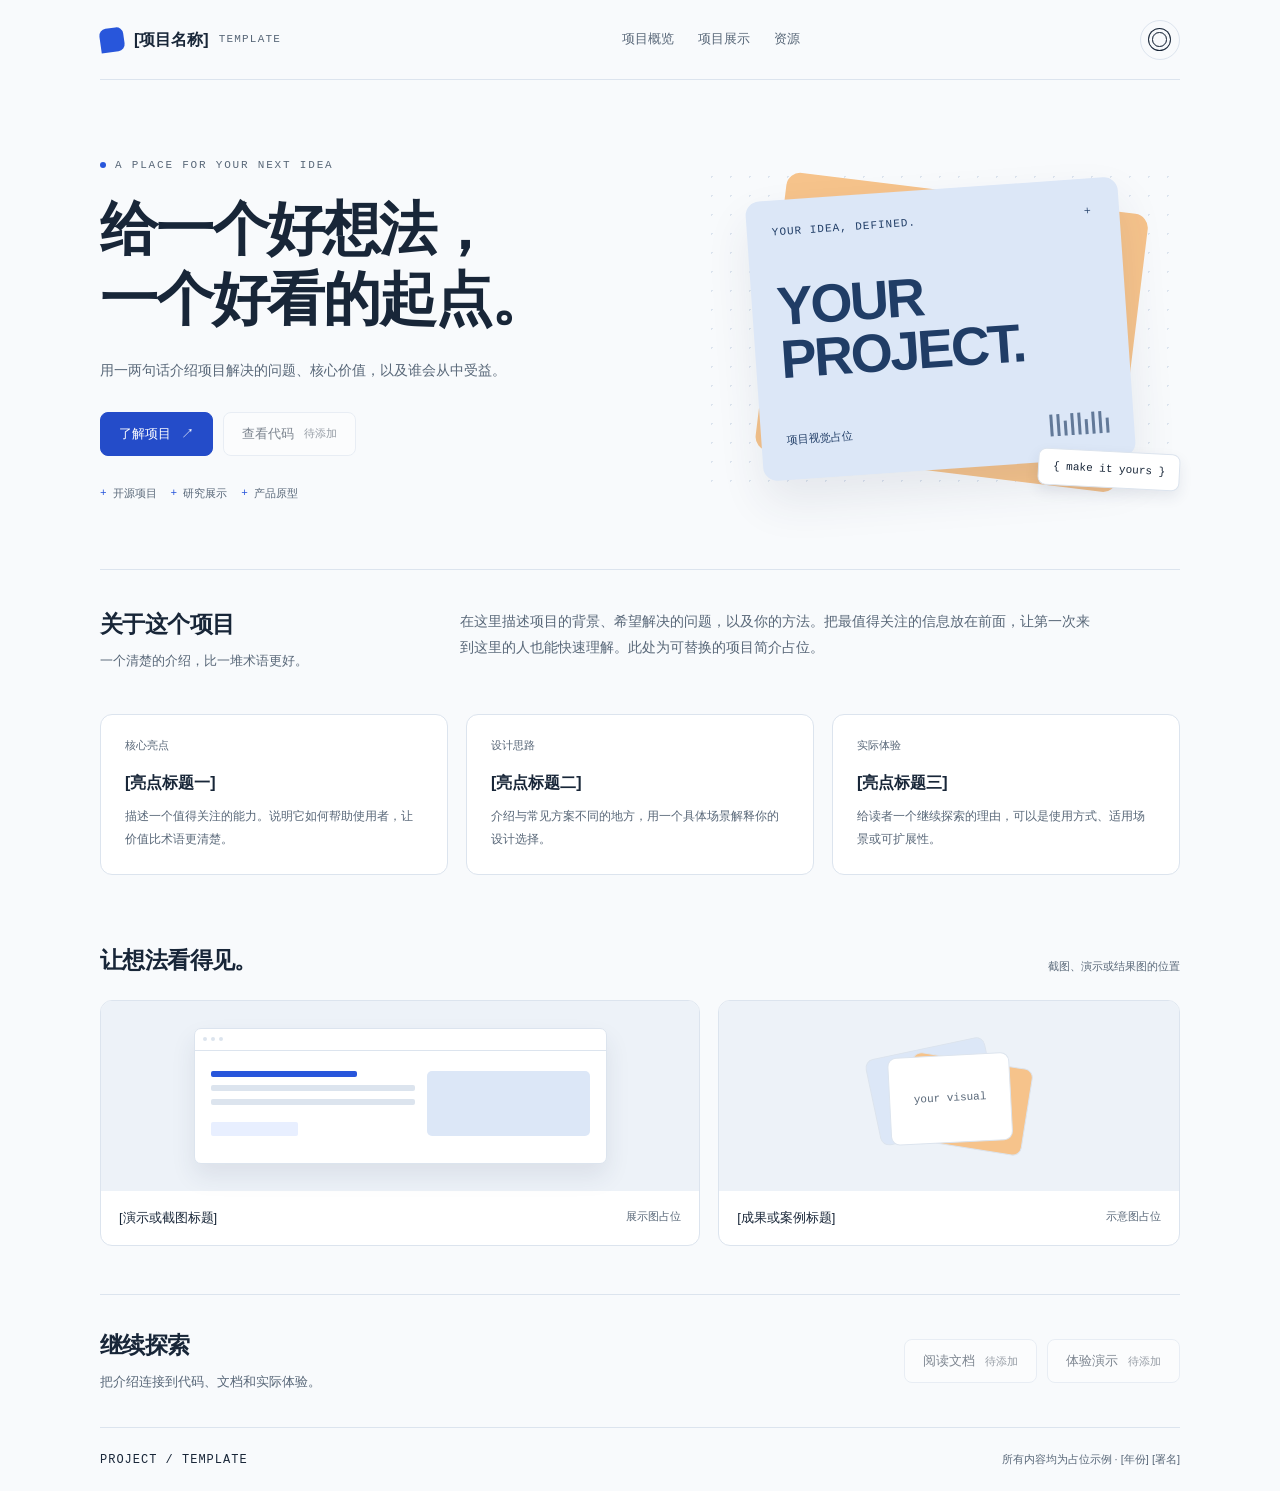
<file: index.html>
<!doctype html>
<html lang="zh-CN">
<head>
  <meta charset="utf-8">
  <meta name="viewport" content="width=device-width, initial-scale=1">
  <meta name="description" content="一个可定制的项目主页模板。全部内容为占位示例。">
  <meta name="color-scheme" content="light dark">
  <title>Project Page — 项目主页模板</title>
  <link rel="stylesheet" href="assets/styles.css">
  <style>body { margin: 0; } html { scroll-behavior: smooth; } @media (prefers-reduced-motion: reduce) { html { scroll-behavior: auto; } }</style>
  <script src="assets/config.js" defer></script>
  <script src="assets/main.js" defer></script>
</head>
<body>
  <!-- Design assumptions: a reusable public project page; every name, link and claim is a placeholder. -->
  <div class="pht-site" id="project-studio" data-theme="system">
    <div class="pht-wrap">
      <header class="pht-nav">
        <a class="pht-brand" href="#studio-home" aria-label="回到首页"><span class="pht-brand-mark" aria-hidden="true"></span><span data-text="name">[项目名称]</span><small>TEMPLATE</small></a>
        <nav class="pht-nav-links" aria-label="页面导航" id="studio-menu" data-menu data-open="false">
          <a href="#studio-about">项目概览</a><a href="#studio-showcase">项目展示</a><a href="#studio-resources">资源</a>
        </nav>
        <div class="pht-nav-actions">
          <button class="pht-icon-button cursor-interaction" type="button" data-theme-toggle aria-label="切换外观" aria-pressed="false"><span class="pht-sun" aria-hidden="true"></span></button>
          <button class="pht-icon-button pht-menu-button cursor-interaction" type="button" data-menu-toggle aria-label="展开页面导航" aria-expanded="false" aria-controls="studio-menu"><span class="pht-menu-lines" aria-hidden="true"></span></button>
        </div>
      </header>
      <main id="studio-home">
        <section class="pht-hero" aria-labelledby="studio-title">
          <div>
            <div class="pht-kicker">A place for your next idea</div>
            <h1 id="studio-title" data-text="tagline">给一个好想法，
一个好看的起点。</h1>
            <p class="pht-description" data-text="description">用一两句话介绍项目解决的问题、核心价值，以及谁会从中受益。</p>
            <div class="pht-buttons"><a class="pht-button pht-button-primary cursor-interaction" href="#studio-about">了解项目 <span aria-hidden="true">↗</span></a><a class="pht-button cursor-interaction" data-link="repository" aria-disabled="true">查看代码 <span class="pht-pending">待添加</span></a></div>
            <div class="pht-tags"><span>开源项目</span><span>研究展示</span><span>产品原型</span></div>
          </div>
          <div class="pht-cover-stage" role="img" aria-label="项目封面的抽象占位图，没有真实项目内容">
            <div class="pht-cover-grid" aria-hidden="true"></div><div class="pht-cover-back" aria-hidden="true"></div>
            <div class="pht-cover"><div class="pht-cover-head"><span>YOUR IDEA, DEFINED.</span><span>＋</span></div><div class="pht-cover-title">YOUR<br>PROJECT.</div><div class="pht-cover-foot"><span>项目视觉占位</span><span class="pht-cover-lines" aria-hidden="true"><b></b><b></b><b></b><b></b><b></b><b></b><b></b><b></b><b></b></span></div></div>
            <div class="pht-floating-tag">{ make it yours }</div>
          </div>
        </section>
        <section class="pht-overview" id="studio-about" aria-labelledby="studio-about-title"><div><h2 class="pht-section-heading" id="studio-about-title">关于这个项目</h2><div class="pht-section-note">一个清楚的介绍，比一堆术语更好。</div></div><p>在这里描述项目的背景、希望解决的问题，以及你的方法。把最值得关注的信息放在前面，让第一次来到这里的人也能快速理解。此处为可替换的项目简介占位。</p></section>
        <section class="pht-features" aria-label="项目亮点占位">
          <article class="pht-feature" data-feature><div class="pht-feature-label" data-feature-label>核心亮点</div><h3 data-feature-title>[亮点标题一]</h3><p data-feature-description>描述一个值得关注的能力。说明它如何帮助使用者，让价值比术语更清楚。</p></article>
          <article class="pht-feature" data-feature><div class="pht-feature-label" data-feature-label>设计思路</div><h3 data-feature-title>[亮点标题二]</h3><p data-feature-description>介绍与常见方案不同的地方，用一个具体场景解释你的设计选择。</p></article>
          <article class="pht-feature" data-feature><div class="pht-feature-label" data-feature-label>实际体验</div><h3 data-feature-title>[亮点标题三]</h3><p data-feature-description>给读者一个继续探索的理由，可以是使用方式、适用场景或可扩展性。</p></article>
        </section>
        <section id="studio-showcase" aria-labelledby="studio-showcase-title">
          <div class="pht-section-top"><h2 class="pht-section-heading" id="studio-showcase-title">让想法看得见。</h2><span class="pht-caption">截图、演示或结果图的位置</span></div>
          <div class="pht-showcase">
            <figure class="pht-example" style="margin:0"><div class="pht-example-visual" role="img" aria-label="界面截图占位"><div class="pht-mini-window" aria-hidden="true"><div class="pht-mini-top"><b></b><b></b><b></b></div><div class="pht-mini-content"><div class="pht-mini-text"><b></b><b></b><b></b><b></b></div><div class="pht-mini-image"></div></div></div></div><figcaption class="pht-example-caption"><span>[演示或截图标题]</span><span>展示图占位</span></figcaption></figure>
            <figure class="pht-example" style="margin:0"><div class="pht-example-visual" role="img" aria-label="概念示意图占位"><div class="pht-layer" aria-hidden="true"></div><div class="pht-layer" aria-hidden="true"></div><div class="pht-layer">your visual</div></div><figcaption class="pht-example-caption"><span>[成果或案例标题]</span><span>示意图占位</span></figcaption></figure>
          </div>
        </section>
        <section class="pht-resources" id="studio-resources" aria-labelledby="studio-resources-title"><div><h2 class="pht-section-heading" id="studio-resources-title">继续探索</h2><div class="pht-section-note">把介绍连接到代码、文档和实际体验。</div></div><div class="pht-resource-links"><a class="pht-button cursor-interaction" data-link="documentation" aria-disabled="true">阅读文档 <span class="pht-pending">待添加</span></a><a class="pht-button cursor-interaction" data-link="demo" aria-disabled="true">体验演示 <span class="pht-pending">待添加</span></a></div></section>
      </main>
      <footer class="pht-footer"><span class="pht-footer-brand">PROJECT / TEMPLATE</span><span>所有内容均为占位示例 · [年份] [署名]</span></footer>
    </div>
  </div>
</body>
</html>
</file>
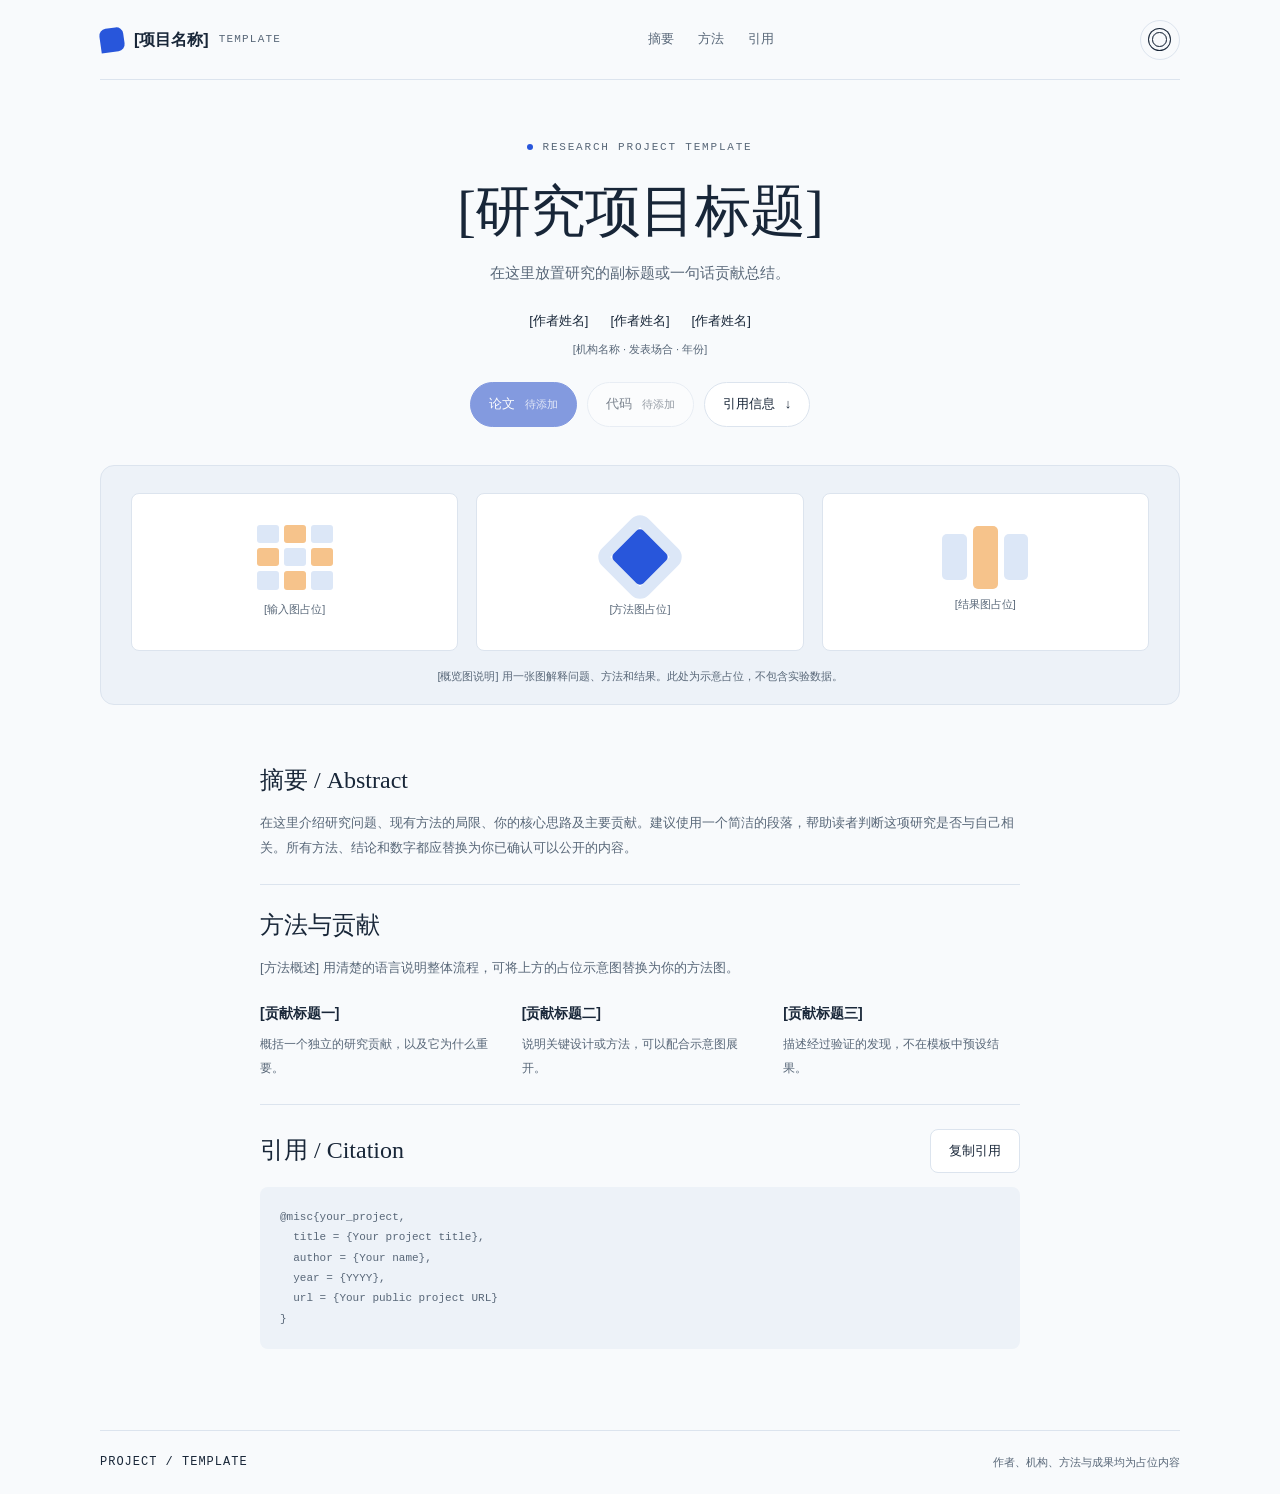
<file: research.html>
<!doctype html>
<html lang="zh-CN">
<head>
  <meta charset="utf-8">
  <meta name="viewport" content="width=device-width, initial-scale=1">
  <meta name="description" content="一个可定制的研究项目主页模板。作者、机构、成果和引用均为占位示例。">
  <meta name="color-scheme" content="light dark">
  <title>Project Page — 研究展示模板</title>
  <link rel="stylesheet" href="assets/styles.css">
  <style>body { margin: 0; } html { scroll-behavior: smooth; } @media (prefers-reduced-motion: reduce) { html { scroll-behavior: auto; } }</style>
  <script src="assets/config.js" defer></script>
  <script src="assets/main.js" defer></script>
</head>
<body>
  <!-- A research presentation variant with explicit author, affiliation, result and citation placeholders. -->
  <div class="pht-site pht-research" id="project-research" data-theme="system">
    <div class="pht-wrap">
      <header class="pht-nav">
        <a class="pht-brand" href="#research-home" aria-label="回到首页"><span class="pht-brand-mark" aria-hidden="true"></span><span data-text="name">[项目名称]</span><small>TEMPLATE</small></a>
        <nav class="pht-nav-links" aria-label="页面导航" id="research-menu" data-menu data-open="false"><a href="#research-abstract">摘要</a><a href="#research-method">方法</a><a href="#research-citation">引用</a></nav>
        <div class="pht-nav-actions"><button class="pht-icon-button cursor-interaction" type="button" data-theme-toggle aria-label="切换外观" aria-pressed="false"><span class="pht-sun" aria-hidden="true"></span></button><button class="pht-icon-button pht-menu-button cursor-interaction" type="button" data-menu-toggle aria-label="展开页面导航" aria-expanded="false" aria-controls="research-menu"><span class="pht-menu-lines" aria-hidden="true"></span></button></div>
      </header>
      <main id="research-home">
        <section class="pht-research-hero" aria-labelledby="research-title"><div class="pht-kicker">Research project template</div><h1 id="research-title" data-text="researchTitle">[研究项目标题]</h1><p class="pht-research-subtitle" data-text="researchSubtitle">在这里放置研究的副标题或一句话贡献总结。</p><div class="pht-authors"><span data-author>[作者姓名]</span><span data-author>[作者姓名]</span><span data-author>[作者姓名]</span></div><div class="pht-affiliation" data-text="affiliation">[机构名称 · 发表场合 · 年份]</div><div class="pht-buttons"><a class="pht-button pht-button-primary cursor-interaction" data-link="paper" aria-disabled="true">论文 <span class="pht-pending">待添加</span></a><a class="pht-button cursor-interaction" data-link="repository" aria-disabled="true">代码 <span class="pht-pending">待添加</span></a><a class="pht-button cursor-interaction" href="#research-citation">引用信息 <span aria-hidden="true">↓</span></a></div></section>
        <figure class="pht-research-preview"><div class="pht-triptych"><div class="pht-triptych-panel"><div class="pht-input-grid" aria-hidden="true"><b></b><b></b><b></b><b></b><b></b><b></b><b></b><b></b><b></b></div><small>[输入图占位]</small></div><div class="pht-triptych-panel"><div class="pht-method-shape" aria-hidden="true"></div><small>[方法图占位]</small></div><div class="pht-triptych-panel"><div class="pht-output-shape" aria-hidden="true"><b></b><b></b><b></b></div><small>[结果图占位]</small></div></div><figcaption class="pht-preview-caption">[概览图说明] 用一张图解释问题、方法和结果。此处为示意占位，不包含实验数据。</figcaption></figure>
        <div class="pht-research-body">
          <section class="pht-paper-section" id="research-abstract" aria-labelledby="research-abstract-title"><h2 id="research-abstract-title">摘要 / Abstract</h2><p>在这里介绍研究问题、现有方法的局限、你的核心思路及主要贡献。建议使用一个简洁的段落，帮助读者判断这项研究是否与自己相关。所有方法、结论和数字都应替换为你已确认可以公开的内容。</p></section>
          <section class="pht-paper-section" id="research-method" aria-labelledby="research-method-title"><h2 id="research-method-title">方法与贡献</h2><p>[方法概述] 用清楚的语言说明整体流程，可将上方的占位示意图替换为你的方法图。</p><div class="pht-contributions"><article><h3>[贡献标题一]</h3><p>概括一个独立的研究贡献，以及它为什么重要。</p></article><article><h3>[贡献标题二]</h3><p>说明关键设计或方法，可以配合示意图展开。</p></article><article><h3>[贡献标题三]</h3><p>描述经过验证的发现，不在模板中预设结果。</p></article></div></section>
          <section class="pht-paper-section" id="research-citation" aria-labelledby="research-citation-title"><div class="pht-citation-heading"><h2 id="research-citation-title">引用 / Citation</h2><button class="pht-button cursor-interaction" type="button" data-copy-citation>复制引用</button></div><pre class="pht-citation" data-citation>@misc{your_project,
  title = {Your project title},
  author = {Your name},
  year = {YYYY},
  url = {Your public project URL}
}</pre><div class="pht-copy-status" data-copy-status aria-live="polite"></div></section>
        </div>
      </main>
      <footer class="pht-footer"><span class="pht-footer-brand">PROJECT / TEMPLATE</span><span>作者、机构、方法与成果均为占位内容</span></footer>
    </div>
  </div>
</body>
</html>
</file>
<file: assets/styles.css>
/* Product-scoped tokens. System appearance is the default; the switch provides a local override. */
.pht-site {
  color-scheme: light dark;
  --pht-bg: light-dark(#f8fafc, #101722);
  --pht-surface: light-dark(#ffffff, #192331);
  --pht-ink: light-dark(#182638, #edf3fb);
  --pht-muted: light-dark(#586778, #a9b8cb);
  --pht-line: light-dark(#dce4ee, #344255);
  --pht-soft: light-dark(#edf2f8, #202c3c);
  --pht-accent: light-dark(#2856db, #91adff);
  --pht-accent-soft: light-dark(#e8efff, #273955);
  --pht-button: light-dark(#244cc9, #a9beff);
  --pht-on-button: light-dark(#ffffff, #142748);
  --pht-cover: light-dark(#dce7f7, #253852);
  --pht-cover-ink: light-dark(#203d66, #dceaff);
  --pht-warm: light-dark(#f6c38b, #bb9369);
  --pht-shadow: light-dark(#28385218, #00000035);
  font-family: 'Segoe UI', 'PingFang SC', 'Microsoft YaHei', sans-serif;
  font-size: 15px;
  line-height: 1.7;
  color: var(--pht-ink);
  background: var(--pht-bg);
  text-align: left;
  overflow-wrap: break-word;
  width: 100%;
  min-width: 0;
}
.pht-site[data-theme="light"] { color-scheme: light; }
.pht-site[data-theme="dark"] { color-scheme: dark; }
.pht-site *, .pht-site *::before, .pht-site *::after { box-sizing: border-box; }
.pht-site [hidden] { display: none !important; }
.pht-site h1, .pht-site h2, .pht-site h3, .pht-site p { margin: 0; color: inherit; }
.pht-site button, .pht-site a, .pht-site summary { -webkit-tap-highlight-color: transparent; }
.pht-site button { font: inherit; }
.pht-site a { color: inherit; text-decoration: none; }
.pht-site a:focus-visible, .pht-site button:focus-visible, .pht-site summary:focus-visible {
  outline: 3px solid var(--pht-accent); outline-offset: 5px;
}
.pht-site .pht-wrap { width: min(100% - 80px, 1080px); margin: 0 auto; }
.pht-site .pht-nav { min-height: 80px; display: flex; align-items: center; justify-content: space-between; gap: 20px; border-bottom: 1px solid var(--pht-line); }
.pht-site .pht-brand { display: flex; align-items: center; gap: 10px; font-size: 16px; font-weight: 600; white-space: nowrap; }
.pht-site .pht-brand-mark { width: 24px; height: 24px; border-radius: 7px 7px 7px 0; background: var(--pht-accent); transform: rotate(-8deg); display: block; }
.pht-site .pht-brand small { font: 11px/1.3 'Cascadia Code', Consolas, monospace; letter-spacing: 1.2px; color: var(--pht-muted); }
.pht-site .pht-nav-links { display: flex; align-items: center; gap: 24px; color: var(--pht-muted); font-size: 13px; }
.pht-site .pht-nav-links a:hover { color: var(--pht-accent); }
.pht-site .pht-nav-actions { display: flex; align-items: center; gap: 10px; }
.pht-site .pht-icon-button { width: 40px; height: 40px; display: grid; place-items: center; background: transparent; border: 1px solid var(--pht-line); border-radius: 50%; color: var(--pht-ink); }
.pht-site .pht-sun { width: 15px; height: 15px; border: 1.7px solid currentColor; border-radius: 50%; box-shadow: 0 0 0 3px var(--pht-bg), 0 0 0 4px currentColor; }
.pht-site [data-dark="true"] .pht-sun { border: 0; box-shadow: -4px 3px 0 0 currentColor; transform: translate(2px, -2px); }
.pht-site .pht-menu-button { display: none; }
.pht-site .pht-menu-lines { width: 17px; height: 10px; border-top: 1.5px solid currentColor; border-bottom: 1.5px solid currentColor; }
.pht-site .pht-kicker { display: flex; align-items: center; gap: 9px; font-family: 'Cascadia Code', Consolas, monospace; font-size: 11px; letter-spacing: 1.8px; color: var(--pht-muted); text-transform: uppercase; }
.pht-site .pht-kicker::before { content: ''; height: 6px; width: 6px; border-radius: 50%; background: var(--pht-accent); flex: 0 0 auto; }
.pht-site .pht-hero { display: grid; grid-template-columns: 1.08fr .92fr; gap: 40px; padding: 76px 0 66px; align-items: center; }
.pht-site .pht-hero h1 { white-space: pre-line; font-size: clamp(32px, 4.7vw, 58px); font-weight: 600; letter-spacing: -2.2px; line-height: 1.22; margin: 19px 0 22px; }
.pht-site .pht-description { max-width: 410px; font-size: 14px; color: var(--pht-muted); line-height: 1.9; }
.pht-site .pht-buttons { display: flex; flex-wrap: wrap; gap: 10px; align-items: center; margin-top: 28px; }
.pht-site .pht-button { min-height: 44px; display: inline-flex; justify-content: center; align-items: center; gap: 10px; padding: 10px 18px; font-size: 13px; font-weight: 500; border: 1px solid var(--pht-line); border-radius: 8px; color: var(--pht-ink); background: var(--pht-surface); transition: transform .18s ease, background .18s ease; }
.pht-site .pht-button:hover { background: var(--pht-soft); transform: translateY(-2px); }
.pht-site .pht-button-primary { background: var(--pht-button); color: var(--pht-on-button); border-color: var(--pht-button); }
.pht-site .pht-button-primary:hover { background: var(--pht-button); }
.pht-site [aria-disabled="true"] { opacity: .55; cursor: not-allowed; }
.pht-site [aria-disabled="true"]:hover { transform: none; }
.pht-site .pht-pending { font-size: 11px; font-weight: 400; opacity: .8; }
.pht-site .pht-tags { display: flex; flex-wrap: wrap; gap: 14px; font-size: 11px; color: var(--pht-muted); margin-top: 28px; }
.pht-site .pht-tags span { display: flex; align-items: center; gap: 6px; }
.pht-site .pht-tags span::before { content: '+'; font-family: Consolas, monospace; color: var(--pht-accent); }
.pht-site .pht-cover-stage { min-width: 0; height: 345px; position: relative; display: grid; place-items: center; }
.pht-site .pht-cover-grid { position: absolute; inset: 10px 0; background-image: radial-gradient(var(--pht-line) 1px, transparent 1px); background-size: 19px 19px; border-radius: 16px; }
.pht-site .pht-cover-back { position: absolute; width: 76%; height: 280px; border-radius: 14px; background: var(--pht-warm); transform: rotate(7deg) translate(11px, 2px); }
.pht-site .pht-cover { width: 78%; height: 280px; position: relative; border-radius: 14px; background: var(--pht-cover); color: var(--pht-cover-ink); box-shadow: 0 22px 45px var(--pht-shadow); padding: 25px; display: flex; flex-direction: column; justify-content: space-between; transform: rotate(-4deg); }
.pht-site .pht-cover-head { display: flex; align-items: center; justify-content: space-between; font: 11px/1.4 Consolas, monospace; letter-spacing: 1px; }
.pht-site .pht-cover-title { font: 600 clamp(36px, 5vw, 54px)/.98 'Segoe UI', sans-serif; letter-spacing: -2.5px; }
.pht-site .pht-cover-foot { display: flex; justify-content: space-between; font-size: 11px; align-items: center; }
.pht-site .pht-cover-lines { display: flex; gap: 4px; align-items: flex-end; height: 30px; }
.pht-site .pht-cover-lines b { display: block; width: 3px; height: 22px; background: currentColor; opacity: .65; }
.pht-site .pht-cover-lines b:nth-child(3n) { height: 15px; }
.pht-site .pht-floating-tag { position: absolute; right: 0; bottom: 14px; border: 1px solid var(--pht-line); box-shadow: 0 6px 14px var(--pht-shadow); background: var(--pht-surface); padding: 9px 14px; border-radius: 8px; font: 11px/1.5 Consolas, monospace; transform: rotate(3deg); }
.pht-site .pht-overview { border-top: 1px solid var(--pht-line); padding: 38px 0; display: grid; grid-template-columns: .8fr 1.8fr; gap: 40px; }
.pht-site .pht-section-heading { font-size: 23px; font-weight: 600; letter-spacing: -.6px; line-height: 1.4; }
.pht-site .pht-section-note { font-size: 13px; color: var(--pht-muted); margin-top: 10px; }
.pht-site .pht-overview p { font-size: 14px; color: var(--pht-muted); max-width: 640px; line-height: 1.9; }
.pht-site .pht-features { display: grid; grid-template-columns: repeat(3, 1fr); gap: 18px; padding: 4px 0 45px; }
.pht-site .pht-feature { padding: 24px; border: 1px solid var(--pht-line); border-radius: var(--pht-card-radius, 12px); background: var(--pht-surface); }
.pht-site .pht-feature-label { font: 11px/1.4 Consolas, 'Microsoft YaHei', monospace; color: var(--pht-muted); }
.pht-site .pht-feature h3 { font-size: 16px; font-weight: 600; margin: 15px 0 9px; }
.pht-site .pht-feature p { font-size: 12px; line-height: 1.85; color: var(--pht-muted); }
.pht-site .pht-section-top { display: flex; justify-content: space-between; align-items: flex-end; gap: 15px; padding: 24px 0; }
.pht-site .pht-caption { font-size: 11px; color: var(--pht-muted); }
.pht-site .pht-showcase { display: grid; grid-template-columns: 1.3fr 1fr; gap: 18px; padding-bottom: 48px; }
.pht-site .pht-example { border: 1px solid var(--pht-line); background: var(--pht-surface); border-radius: 12px; overflow: hidden; }
.pht-site .pht-example-visual { height: 190px; background: var(--pht-soft); display: grid; place-items: center; position: relative; }
.pht-site .pht-example-caption { padding: 16px 18px; display: flex; justify-content: space-between; gap: 12px; font-size: 13px; }
.pht-site .pht-example-caption span:last-child { font-size: 11px; color: var(--pht-muted); }
.pht-site .pht-mini-window { width: 69%; height: 136px; background: var(--pht-surface); border: 1px solid var(--pht-line); border-radius: 7px; box-shadow: 0 12px 25px var(--pht-shadow); overflow: hidden; }
.pht-site .pht-mini-top { height: 22px; border-bottom: 1px solid var(--pht-line); display: flex; align-items: center; gap: 4px; padding: 0 8px; }
.pht-site .pht-mini-top b { width: 4px; height: 4px; background: var(--pht-line); border-radius: 50%; }
.pht-site .pht-mini-content { display: grid; grid-template-columns: 1fr .8fr; gap: 12px; padding: 20px 16px; }
.pht-site .pht-mini-text { display: flex; flex-direction: column; gap: 8px; }
.pht-site .pht-mini-text b { height: 6px; border-radius: 2px; background: var(--pht-line); }
.pht-site .pht-mini-text b:first-child { width: 72%; background: var(--pht-accent); }
.pht-site .pht-mini-text b:last-child { width: 43%; margin-top: 9px; height: 14px; background: var(--pht-accent-soft); }
.pht-site .pht-mini-image { min-height: 62px; border-radius: 5px; background: var(--pht-cover); }
.pht-site .pht-layer { position: absolute; width: 122px; height: 88px; border-radius: 9px; background: var(--pht-cover); border: 1px solid var(--pht-line); transform: rotate(-12deg) translate(-15px, -8px); }
.pht-site .pht-layer + .pht-layer { background: var(--pht-warm); transform: rotate(9deg) translate(19px, 5px); }
.pht-site .pht-layer + .pht-layer + .pht-layer { background: var(--pht-surface); transform: rotate(-3deg) translate(1px, 3px); display: grid; place-items: center; font: 11px/1.4 Consolas, monospace; color: var(--pht-muted); }
.pht-site .pht-resources { border-top: 1px solid var(--pht-line); padding: 34px 0; display: grid; grid-template-columns: 1fr 1.4fr; gap: 30px; align-items: center; }
.pht-site .pht-resource-links { display: flex; gap: 10px; flex-wrap: wrap; justify-content: flex-end; }
.pht-site .pht-footer { border-top: 1px solid var(--pht-line); padding: 22px 0; display: flex; flex-wrap: wrap; gap: 10px; justify-content: space-between; align-items: center; font-size: 11px; color: var(--pht-muted); }
.pht-site .pht-footer-brand { font: 12px/1.5 Consolas, monospace; letter-spacing: 1px; color: var(--pht-ink); }
.pht-site .pht-research-hero { text-align: center; padding: 58px 0 38px; }
.pht-site .pht-research-hero .pht-kicker { justify-content: center; }
.pht-site .pht-research-hero h1 { font: 500 clamp(34px, 4.8vw, 56px)/1.24 Georgia, 'Noto Serif CJK SC', 'Songti SC', SimSun, serif; letter-spacing: -1px; margin: 20px auto 14px; max-width: 780px; }
.pht-site .pht-research-subtitle { font-size: 15px; color: var(--pht-muted); }
.pht-site .pht-authors { display: flex; justify-content: center; flex-wrap: wrap; gap: 22px; font-size: 13px; margin: 24px 0 8px; }
.pht-site .pht-affiliation { font-size: 11px; color: var(--pht-muted); }
.pht-site .pht-research-hero .pht-buttons { justify-content: center; margin-top: 24px; }
.pht-site .pht-research-hero .pht-button { border-radius: 24px; }
.pht-site .pht-research-preview { border-radius: 14px; border: 1px solid var(--pht-line); background: var(--pht-soft); padding: 27px 30px 19px; margin: 0 0 35px; }
.pht-site .pht-triptych { display: grid; grid-template-columns: repeat(3, 1fr); gap: 18px; }
.pht-site .pht-triptych-panel { background: var(--pht-surface); min-height: 158px; border-radius: 8px; display: flex; flex-direction: column; padding: 14px; gap: 10px; align-items: center; justify-content: center; border: 1px solid var(--pht-line); }
.pht-site .pht-triptych-panel small { font-size: 11px; color: var(--pht-muted); }
.pht-site .pht-input-grid { width: 76px; height: 65px; display: grid; grid-template-columns: repeat(3, 1fr); gap: 5px; }
.pht-site .pht-input-grid b { background: var(--pht-cover); border-radius: 3px; }
.pht-site .pht-input-grid b:nth-child(2n) { background: var(--pht-warm); }
.pht-site .pht-method-shape { width: 66px; height: 66px; position: relative; border: 12px solid var(--pht-cover); transform: rotate(45deg); border-radius: 12px; }
.pht-site .pht-method-shape::after { content: ''; position: absolute; inset: 0; background: var(--pht-accent); border-radius: 5px; }
.pht-site .pht-output-shape { width: 86px; height: 56px; display: flex; gap: 6px; align-items: center; }
.pht-site .pht-output-shape b { flex: 1; height: 46px; border-radius: 5px; background: var(--pht-cover); }
.pht-site .pht-output-shape b:nth-child(2) { height: 63px; background: var(--pht-warm); }
.pht-site .pht-preview-caption { margin-top: 16px; text-align: center; font-size: 11px; color: var(--pht-muted); }
.pht-site .pht-research-body { width: min(100%, 760px); margin: 0 auto; }
.pht-site .pht-paper-section { padding: 24px 0; border-bottom: 1px solid var(--pht-line); }
.pht-site .pht-paper-section h2 { font: 500 24px/1.4 Georgia, 'Songti SC', SimSun, serif; margin-bottom: 12px; }
.pht-site .pht-paper-section p { color: var(--pht-muted); font-size: 13px; line-height: 1.95; }
.pht-site .pht-contributions { display: grid; grid-template-columns: repeat(3, 1fr); gap: 25px; margin-top: 22px; }
.pht-site .pht-contributions h3 { font-size: 14px; font-weight: 600; margin-bottom: 7px; }
.pht-site .pht-contributions p { font-size: 12px; }
.pht-site .pht-citation-heading { display: flex; flex-wrap: wrap; justify-content: space-between; align-items: center; gap: 12px; margin-bottom: 14px; }
.pht-site .pht-citation-heading h2 { margin: 0; }
.pht-site .pht-citation { white-space: pre-wrap; overflow-wrap: anywhere; font: 11px/1.85 'Cascadia Code', Consolas, monospace; padding: 20px; border-radius: 8px; background: var(--pht-soft); color: var(--pht-muted); margin: 0; }
.pht-site .pht-copy-status { font-size: 11px; color: var(--pht-muted); min-height: 22px; margin-top: 7px; }
.pht-site .pht-paper-section:last-child { border: 0; }
.pht-site.pht-research .pht-footer { margin-top: 28px; }
@media (min-width: 1440px) { .pht-site .pht-hero h1 { font-size: 60px; } }
@media (max-width: 760px) {
  .pht-site .pht-wrap { width: calc(100% - 40px); }
  .pht-site .pht-nav { min-height: 70px; gap: 12px; }
  .pht-site .pht-nav-links { gap: 15px; font-size: 12px; }
  .pht-site .pht-hero { gap: 22px; padding: 55px 0 48px; }
  .pht-site .pht-hero h1 { font-size: 36px; letter-spacing: -1.4px; }
  .pht-site .pht-cover-stage { height: 285px; }
  .pht-site .pht-cover, .pht-site .pht-cover-back { height: 240px; width: 85%; }
  .pht-site .pht-cover { padding: 20px; }
  .pht-site .pht-cover-title { font-size: 42px; }
  .pht-site .pht-features { gap: 12px; }
  .pht-site .pht-feature { padding: 19px; }
  .pht-site .pht-overview { gap: 20px; }
  .pht-site .pht-resources { grid-template-columns: 1fr; gap: 15px; }
  .pht-site .pht-resource-links { justify-content: flex-start; }
}
@media (max-width: 580px) {
  .pht-site .pht-brand { font-size: 14px; }
  .pht-site .pht-nav { flex-wrap: wrap; padding: 14px 0; }
  .pht-site .pht-nav-actions { margin-left: auto; }
  .pht-site .pht-menu-button { display: grid; }
  .pht-site .pht-nav-links { display: none; order: 3; width: 100%; padding: 8px 0 0; gap: 6px; flex-direction: column; align-items: stretch; }
  .pht-site .pht-nav-links[data-open="true"] { display: flex; }
  .pht-site .pht-nav-links a { padding: 8px 4px; min-height: 40px; }
  .pht-site .pht-hero { grid-template-columns: 1fr; padding: 38px 0 34px; gap: 14px; }
  .pht-site .pht-hero h1 { font-size: clamp(32px, 8vw, 43px); }
  .pht-site .pht-cover-stage { height: 295px; }
  .pht-site .pht-cover, .pht-site .pht-cover-back { width: min(78%, 290px); height: 250px; }
  .pht-site .pht-cover-title { font-size: 47px; }
  .pht-site .pht-overview { grid-template-columns: 1fr; gap: 14px; padding: 28px 0; }
  .pht-site .pht-features { grid-template-columns: 1fr; gap: 12px; padding-bottom: 28px; }
  .pht-site .pht-feature { padding: 20px; }
  .pht-site .pht-showcase { grid-template-columns: 1fr; padding-bottom: 30px; }
  .pht-site .pht-section-top { align-items: flex-start; flex-direction: column; gap: 6px; }
  .pht-site .pht-example-visual { height: 180px; }
  .pht-site .pht-footer { flex-direction: column; align-items: flex-start; }
  .pht-site .pht-research-hero { padding: 37px 0 28px; }
  .pht-site .pht-research-hero h1 { font-size: 34px; }
  .pht-site .pht-research-subtitle { font-size: 13px; }
  .pht-site .pht-authors { gap: 14px; }
  .pht-site .pht-research-preview { padding: 16px; }
  .pht-site .pht-triptych { grid-template-columns: 1fr; gap: 10px; }
  .pht-site .pht-triptych-panel { min-height: 126px; }
  .pht-site .pht-contributions { grid-template-columns: 1fr; gap: 18px; }
  .pht-site .pht-citation { padding: 14px; font-size: 11px; }
}
@media (prefers-reduced-motion: reduce) { .pht-site *, .pht-site *::before, .pht-site *::after { transition: none !important; scroll-behavior: auto !important; } }
@media print { .pht-site .pht-nav-actions, .pht-site .pht-copy-status { display: none; } .pht-site { color-scheme: light; } }
</file>
